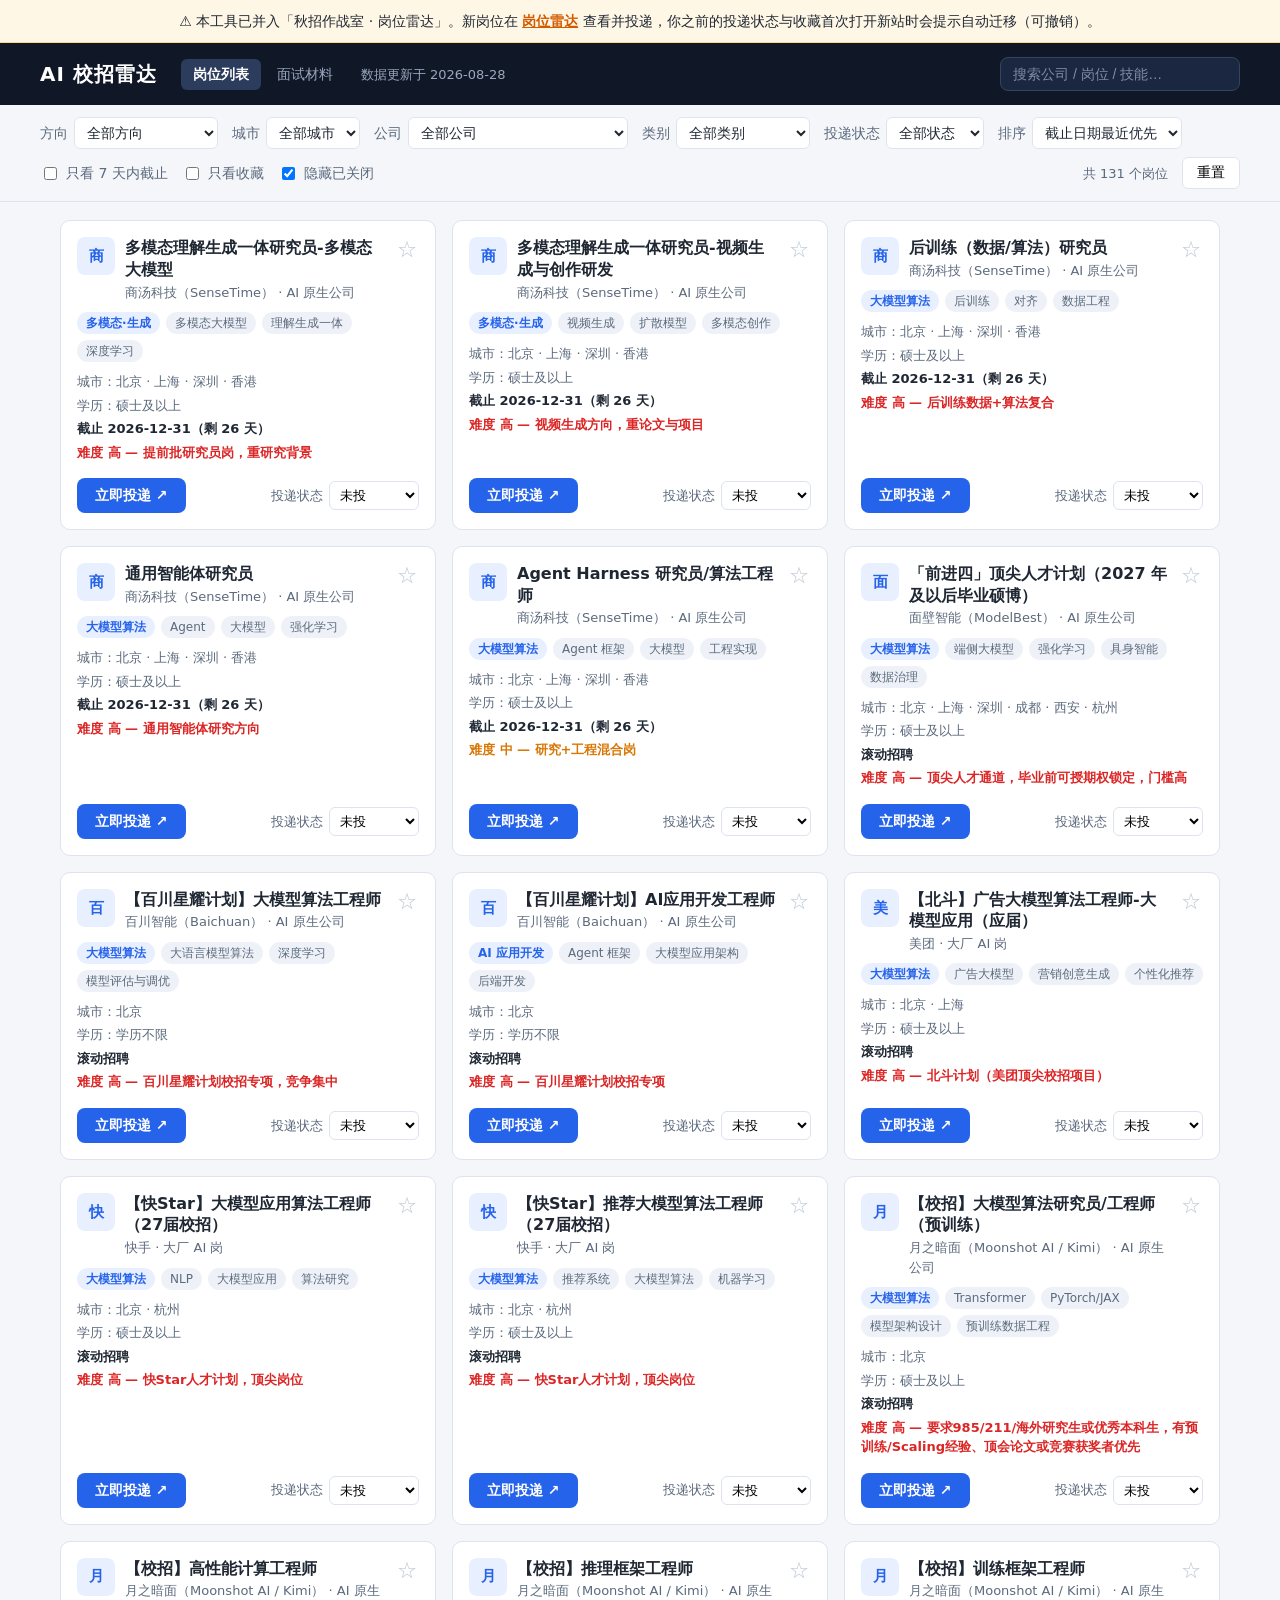
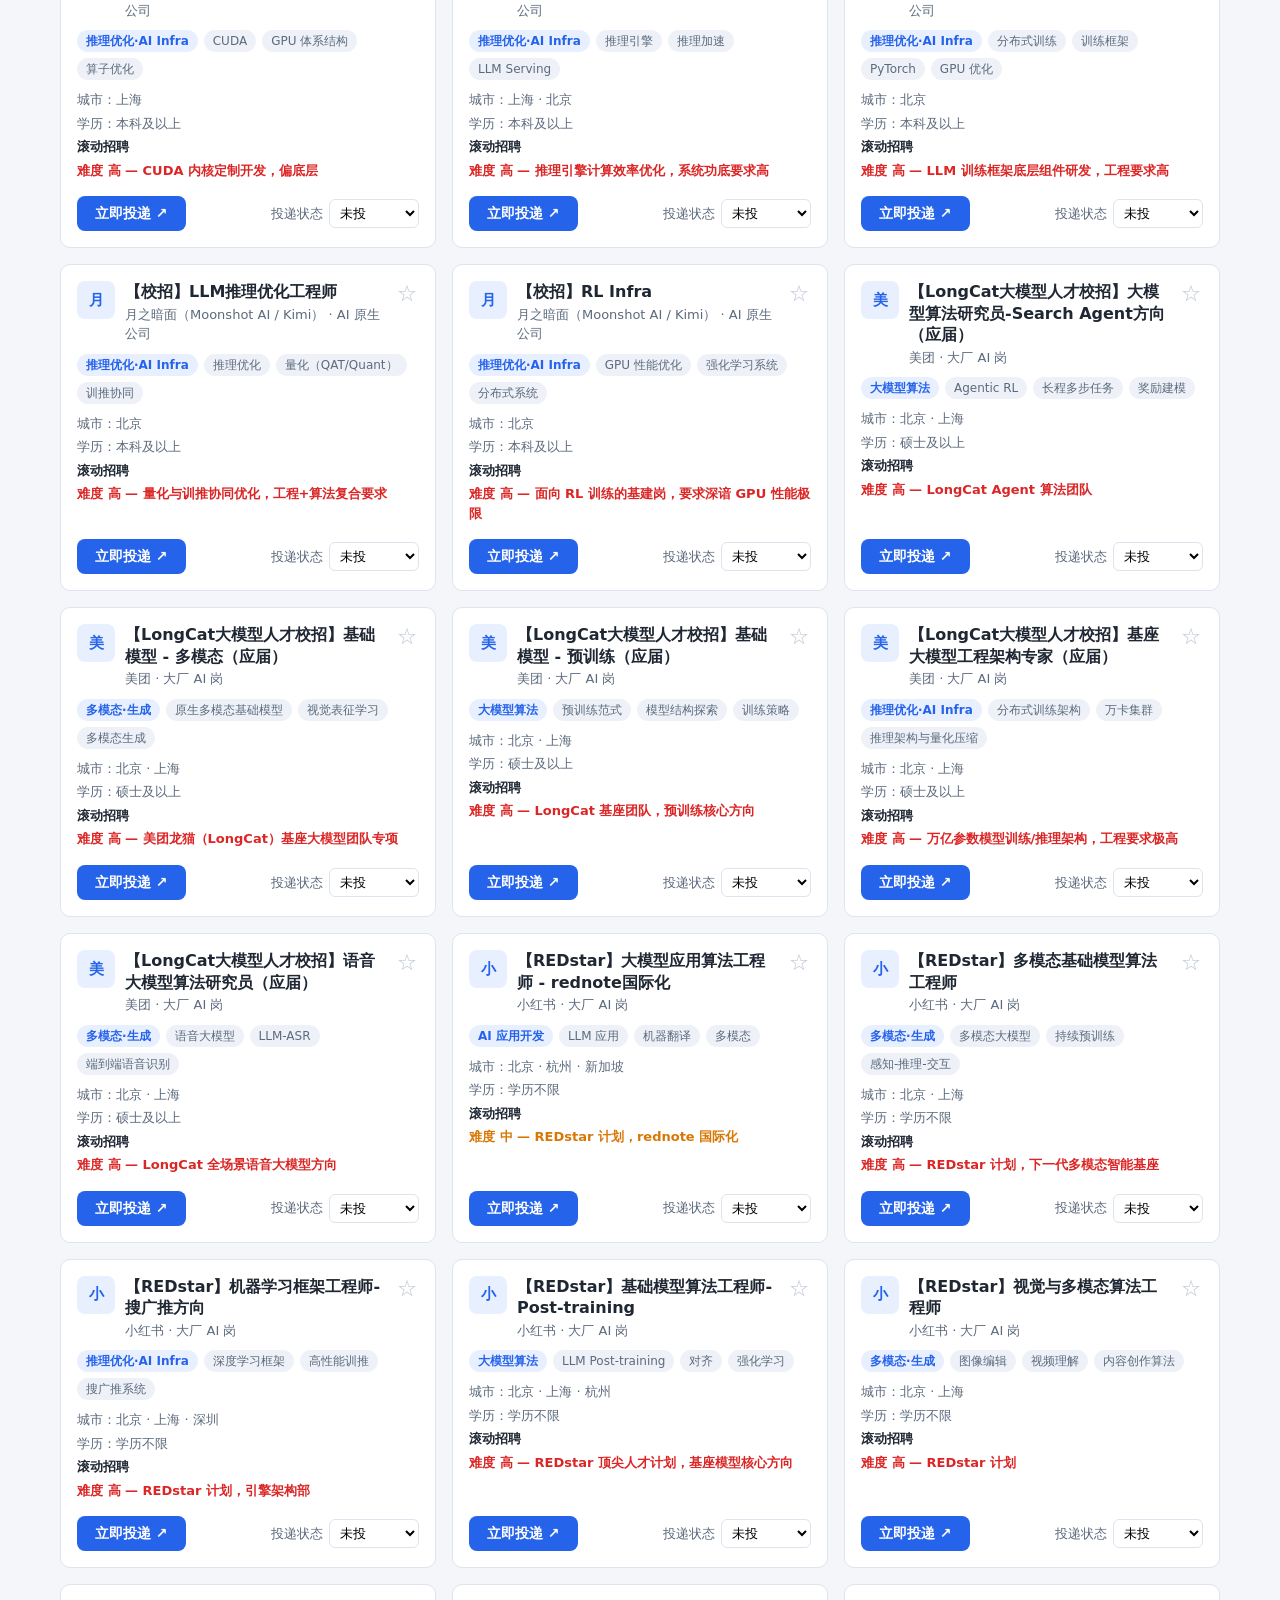
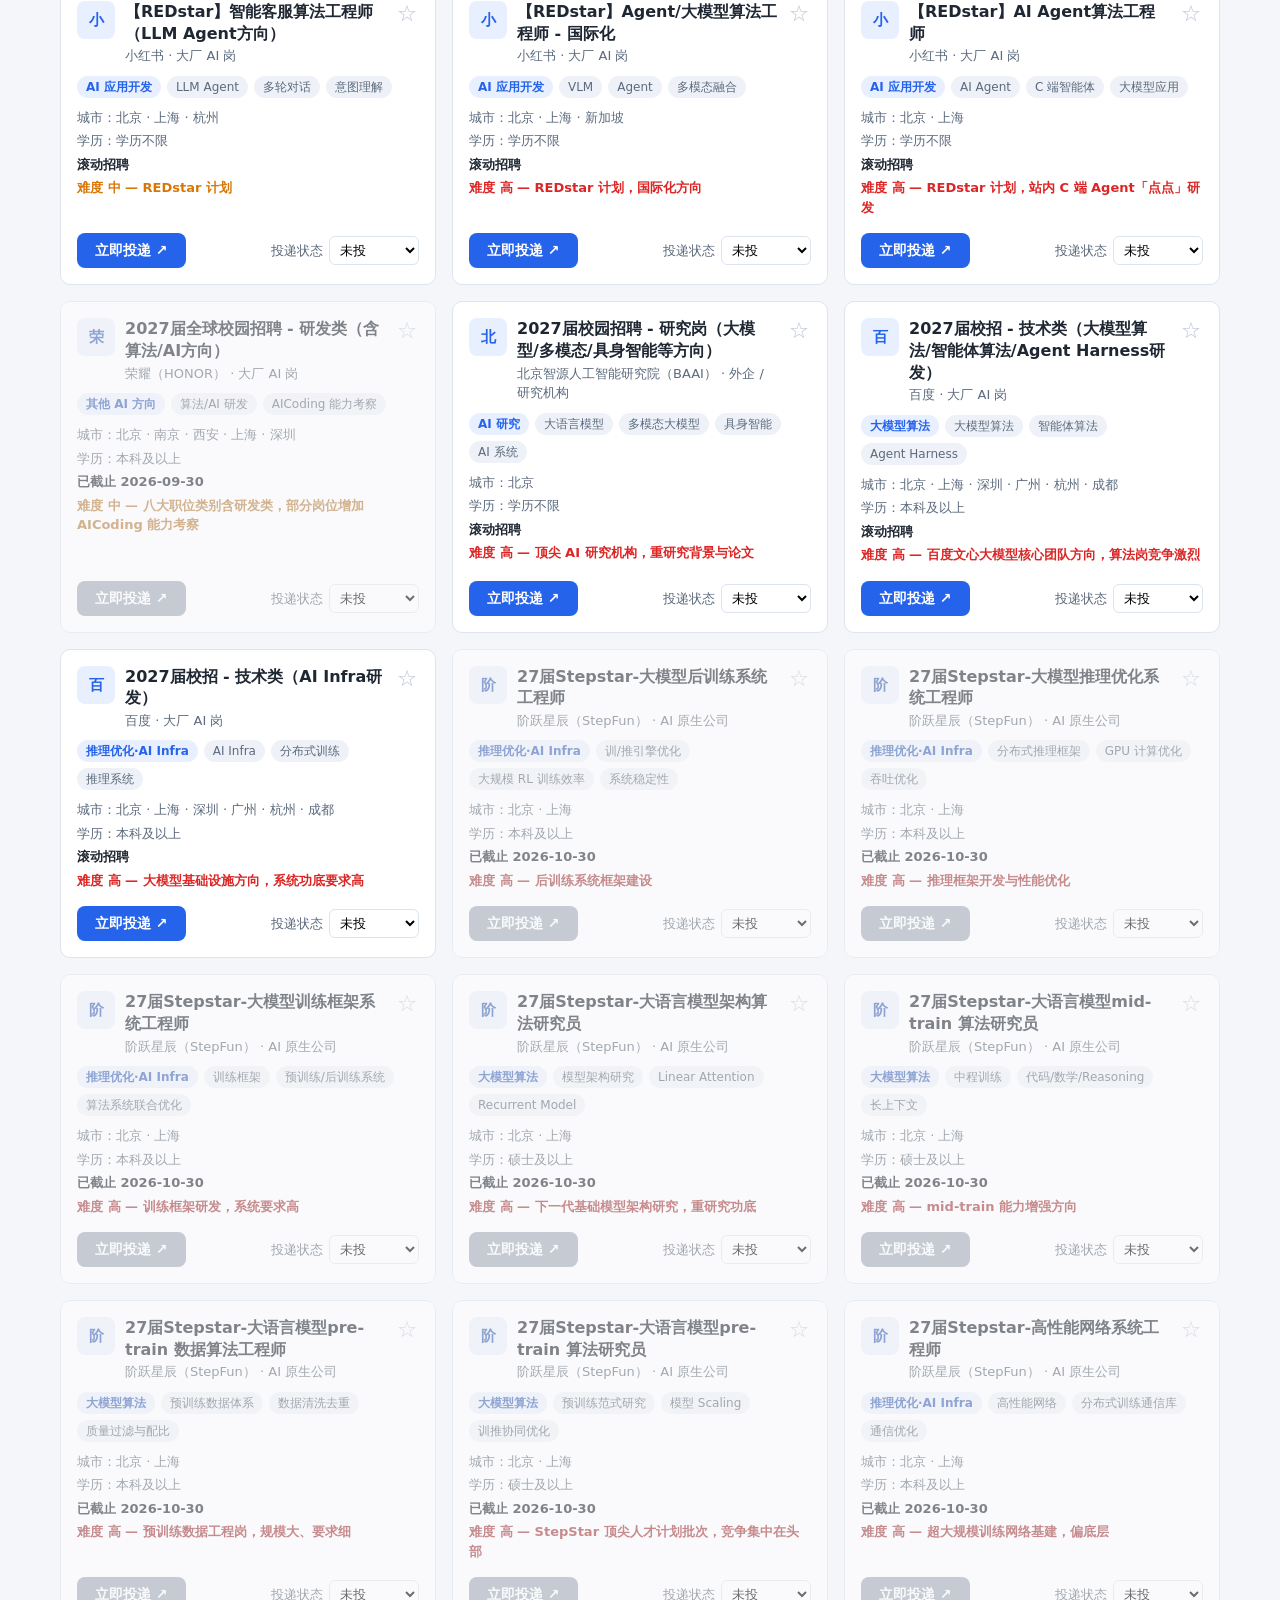
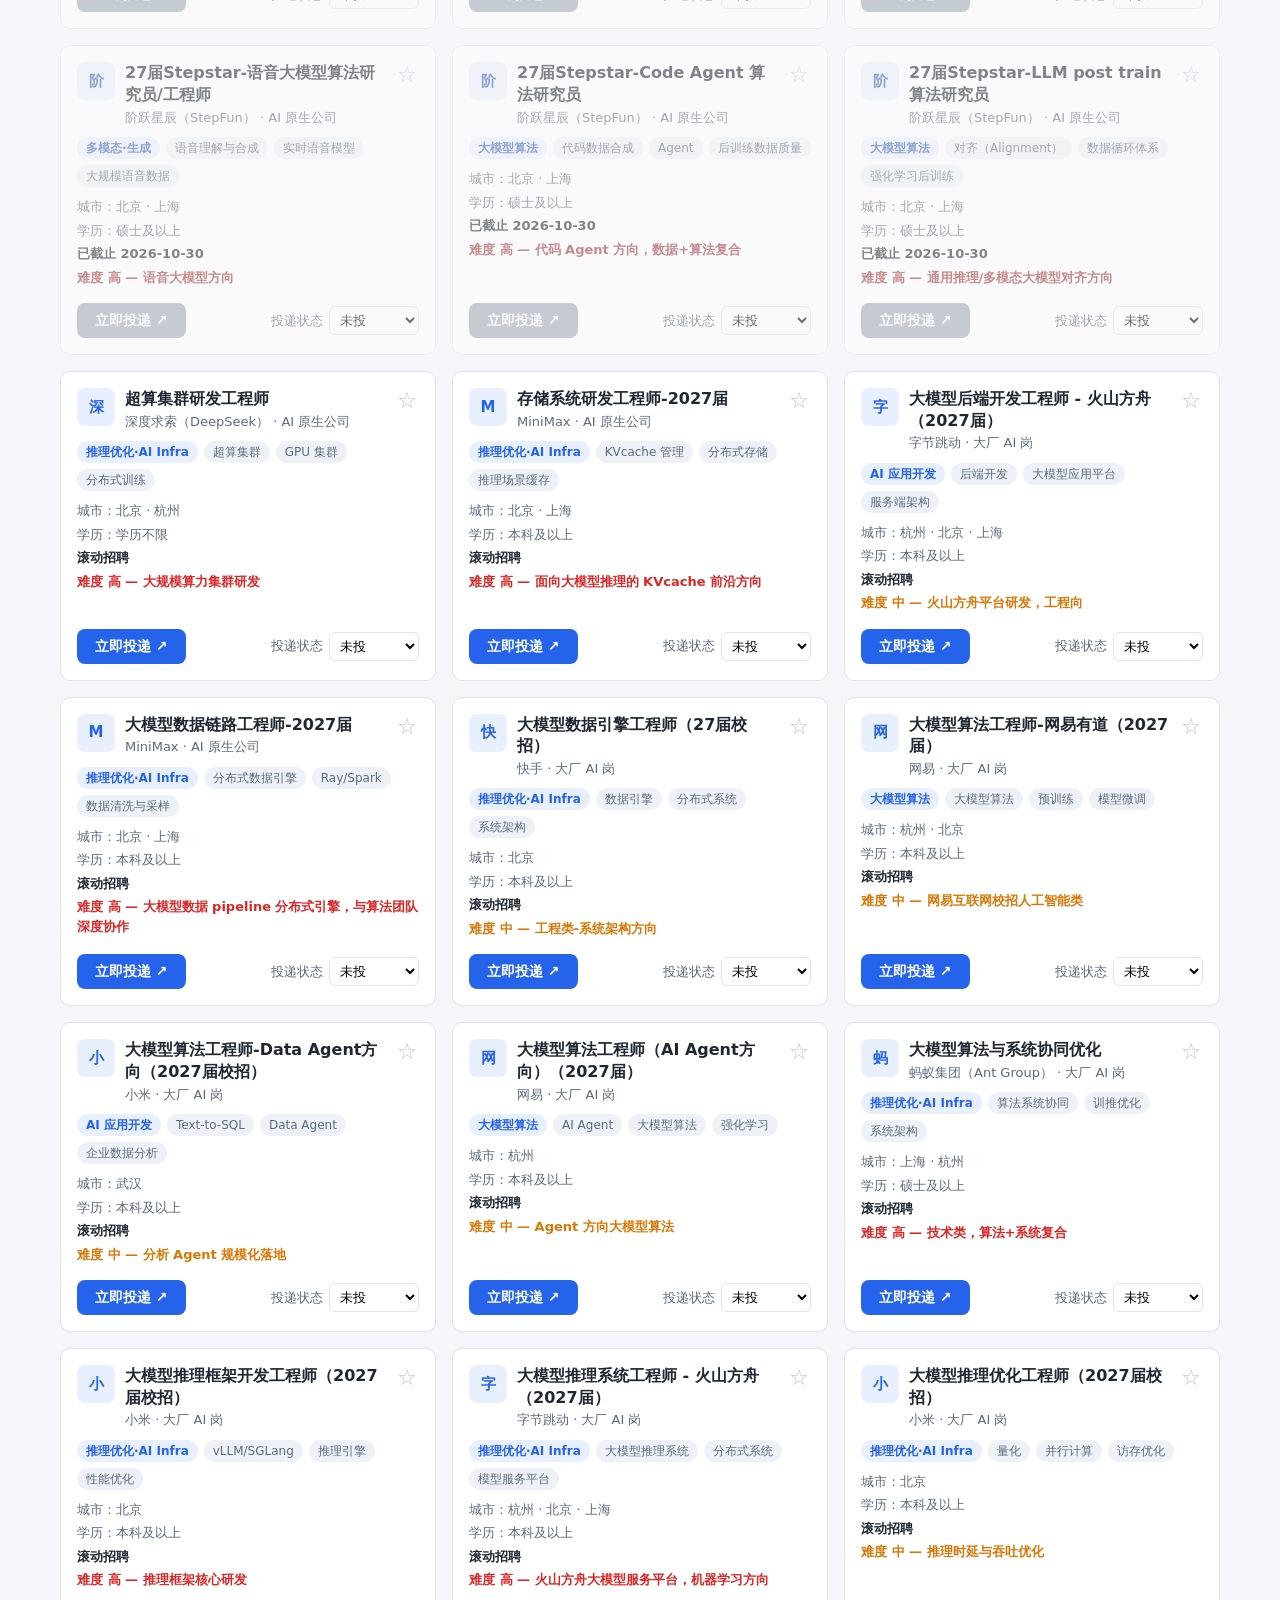
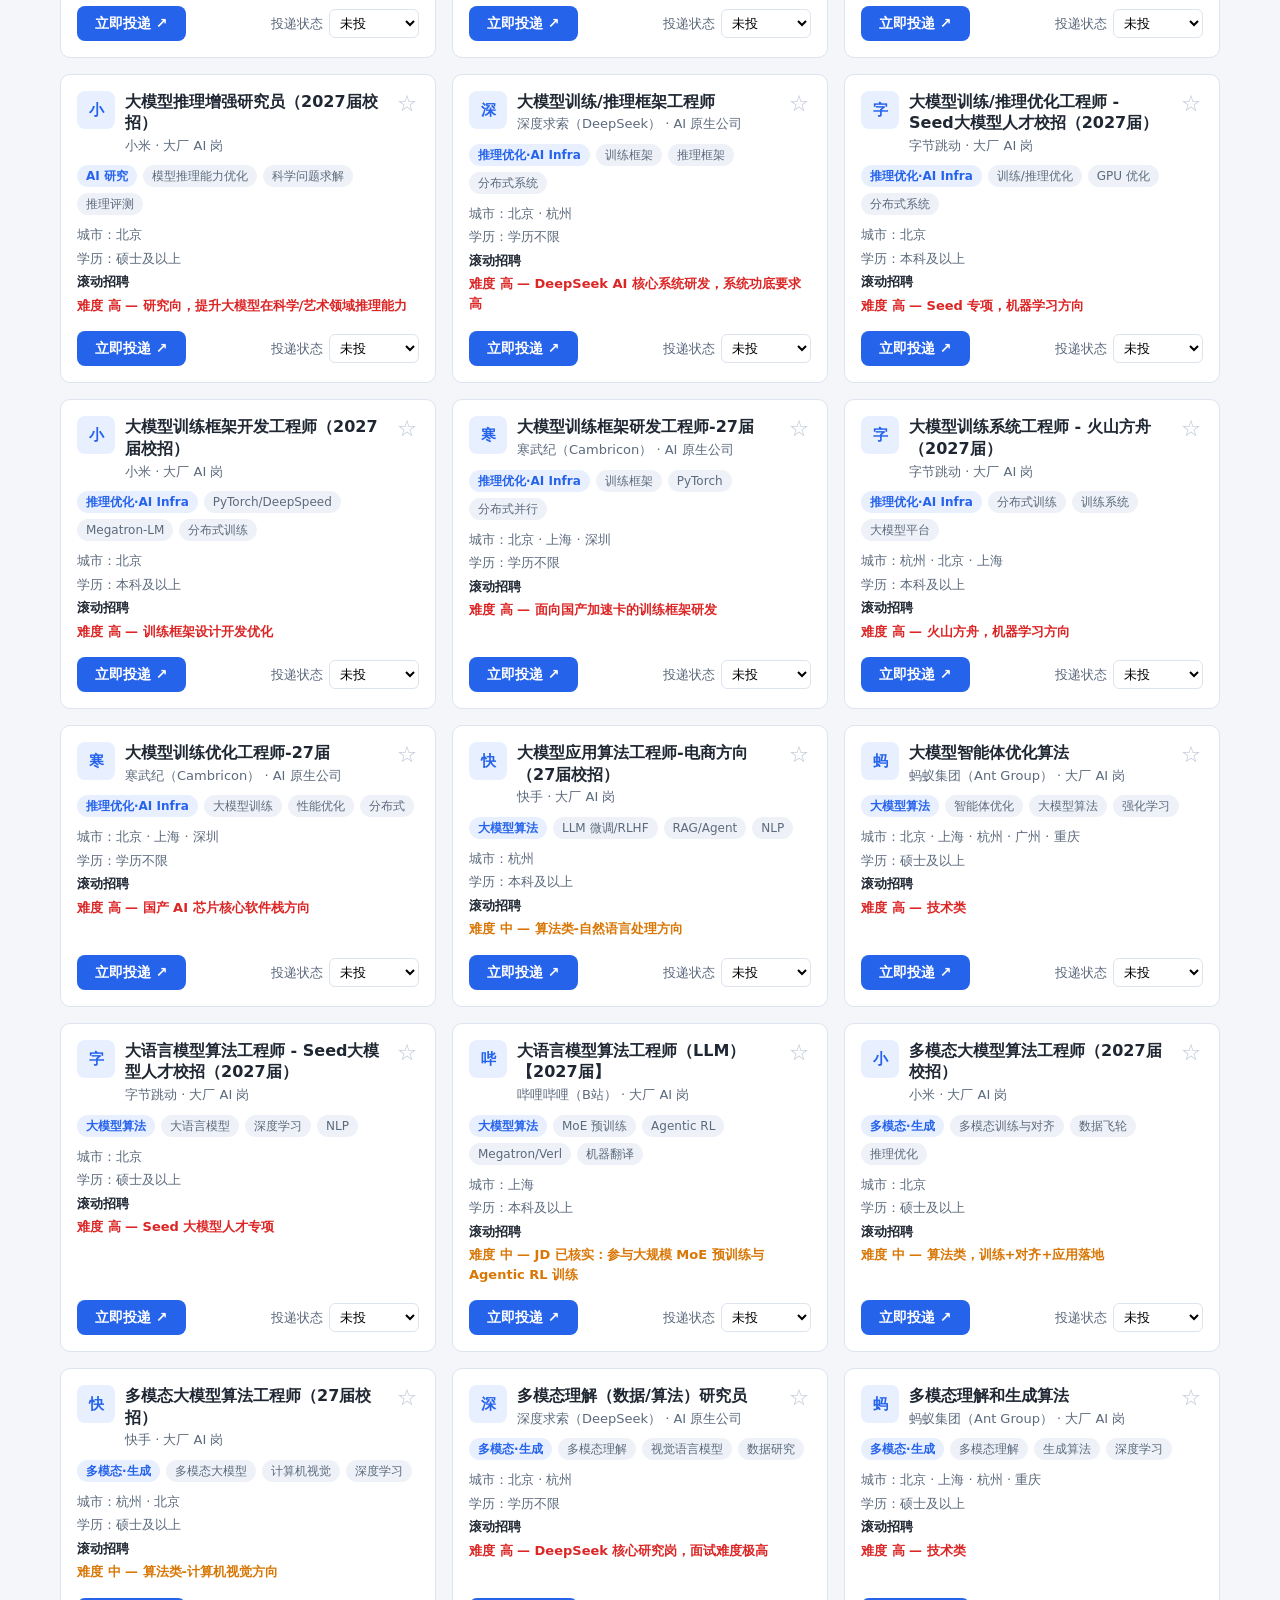
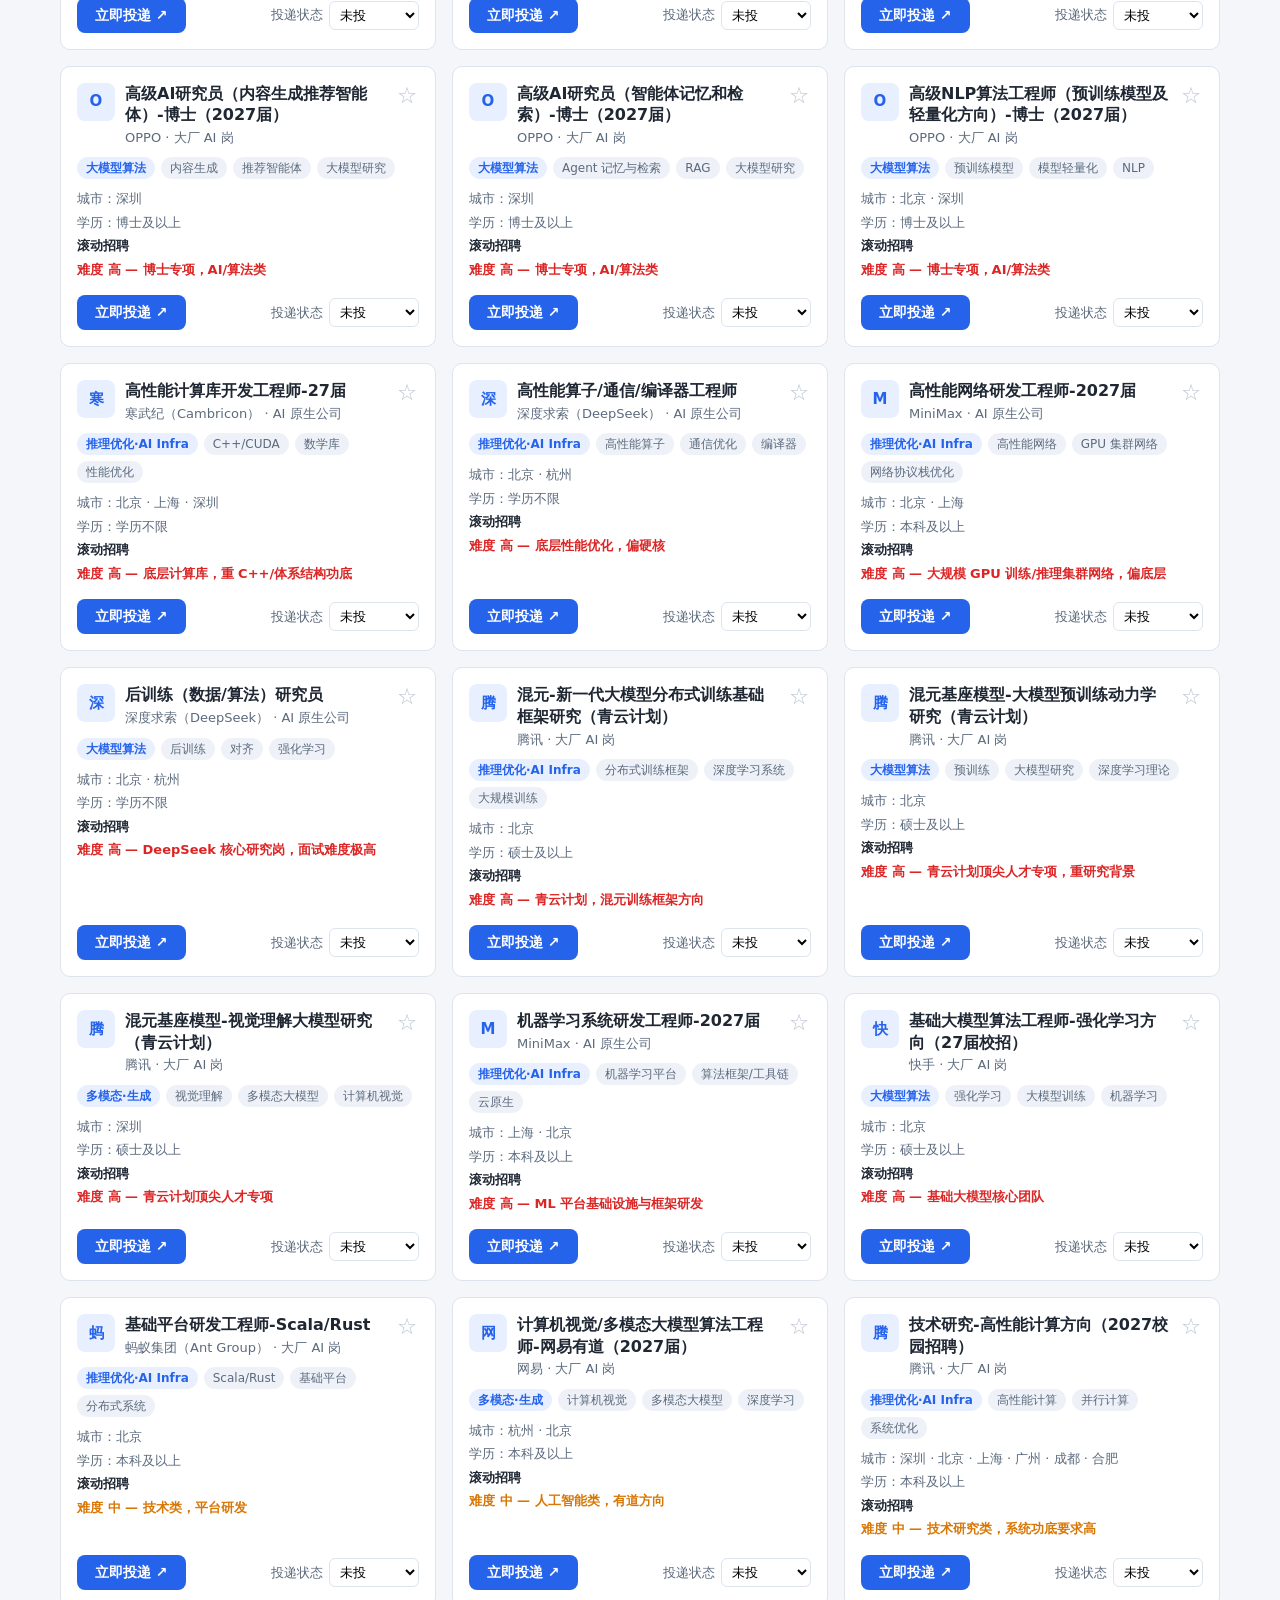
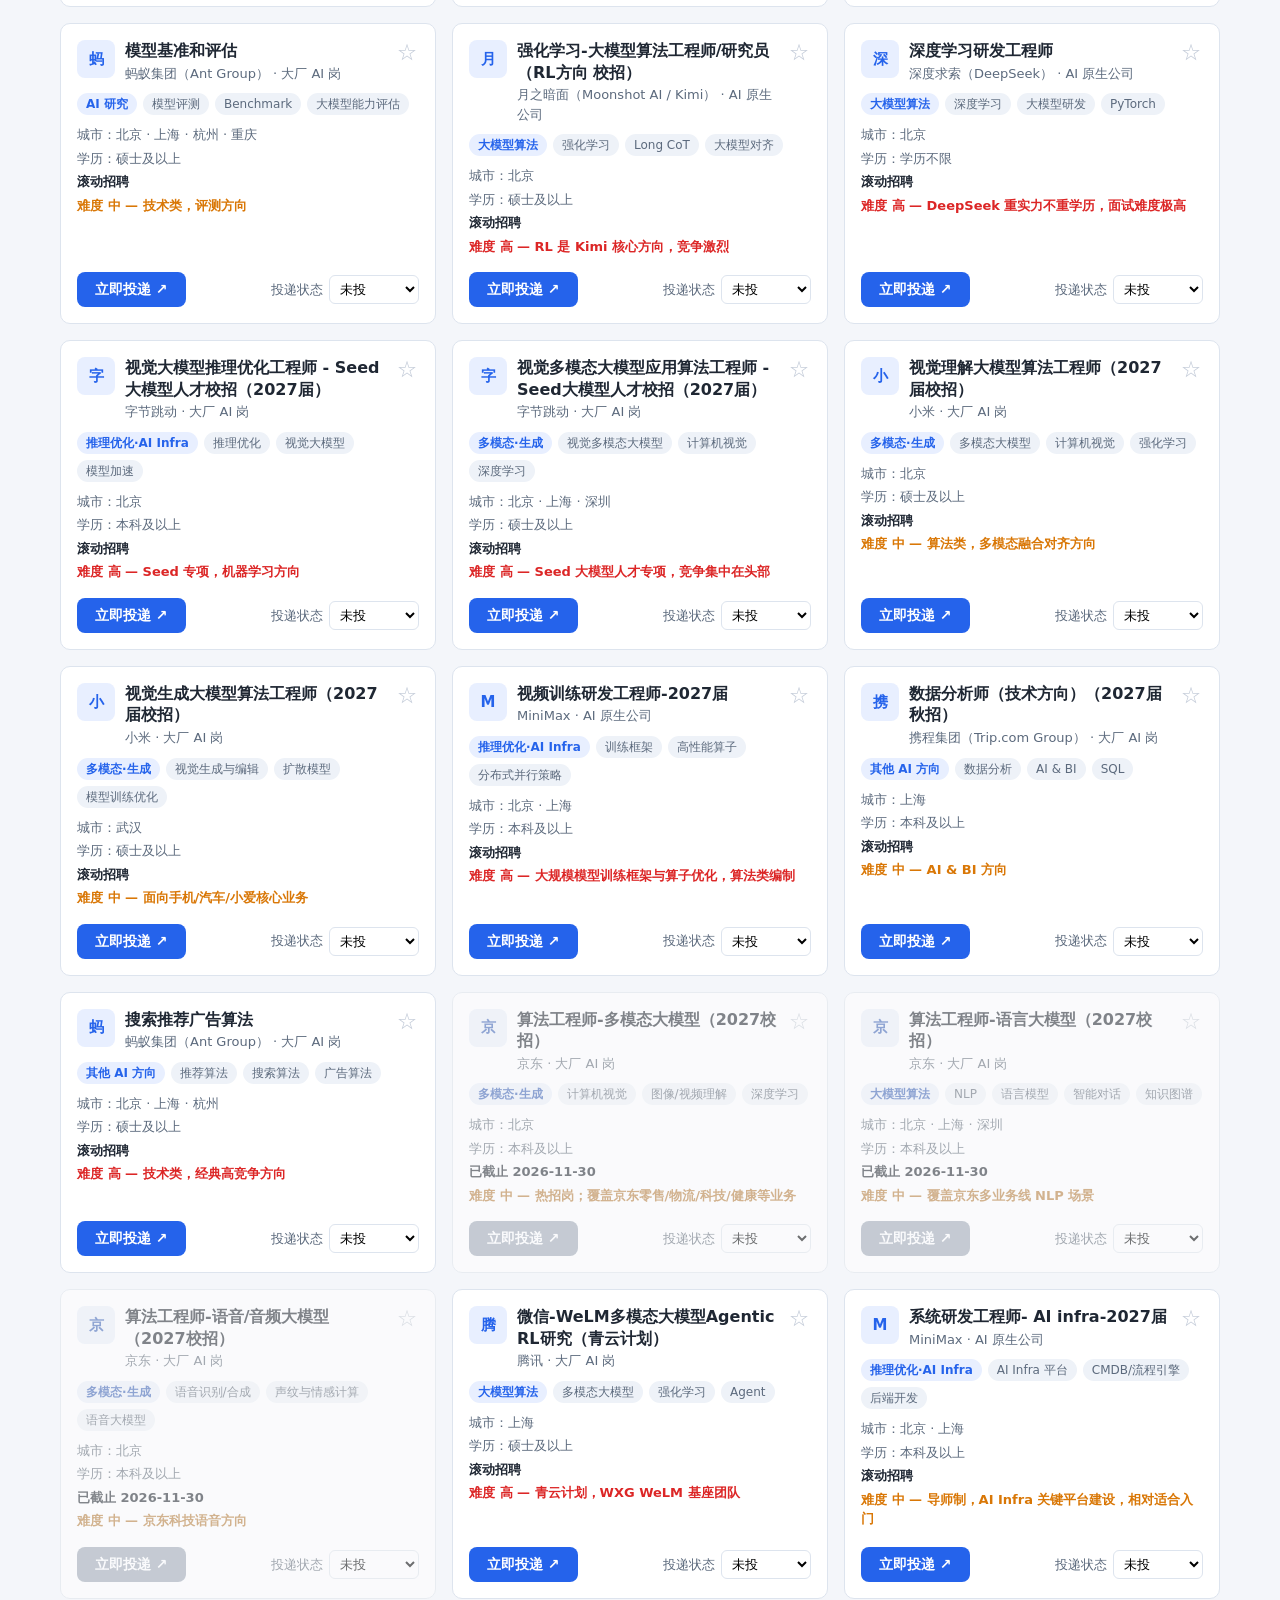
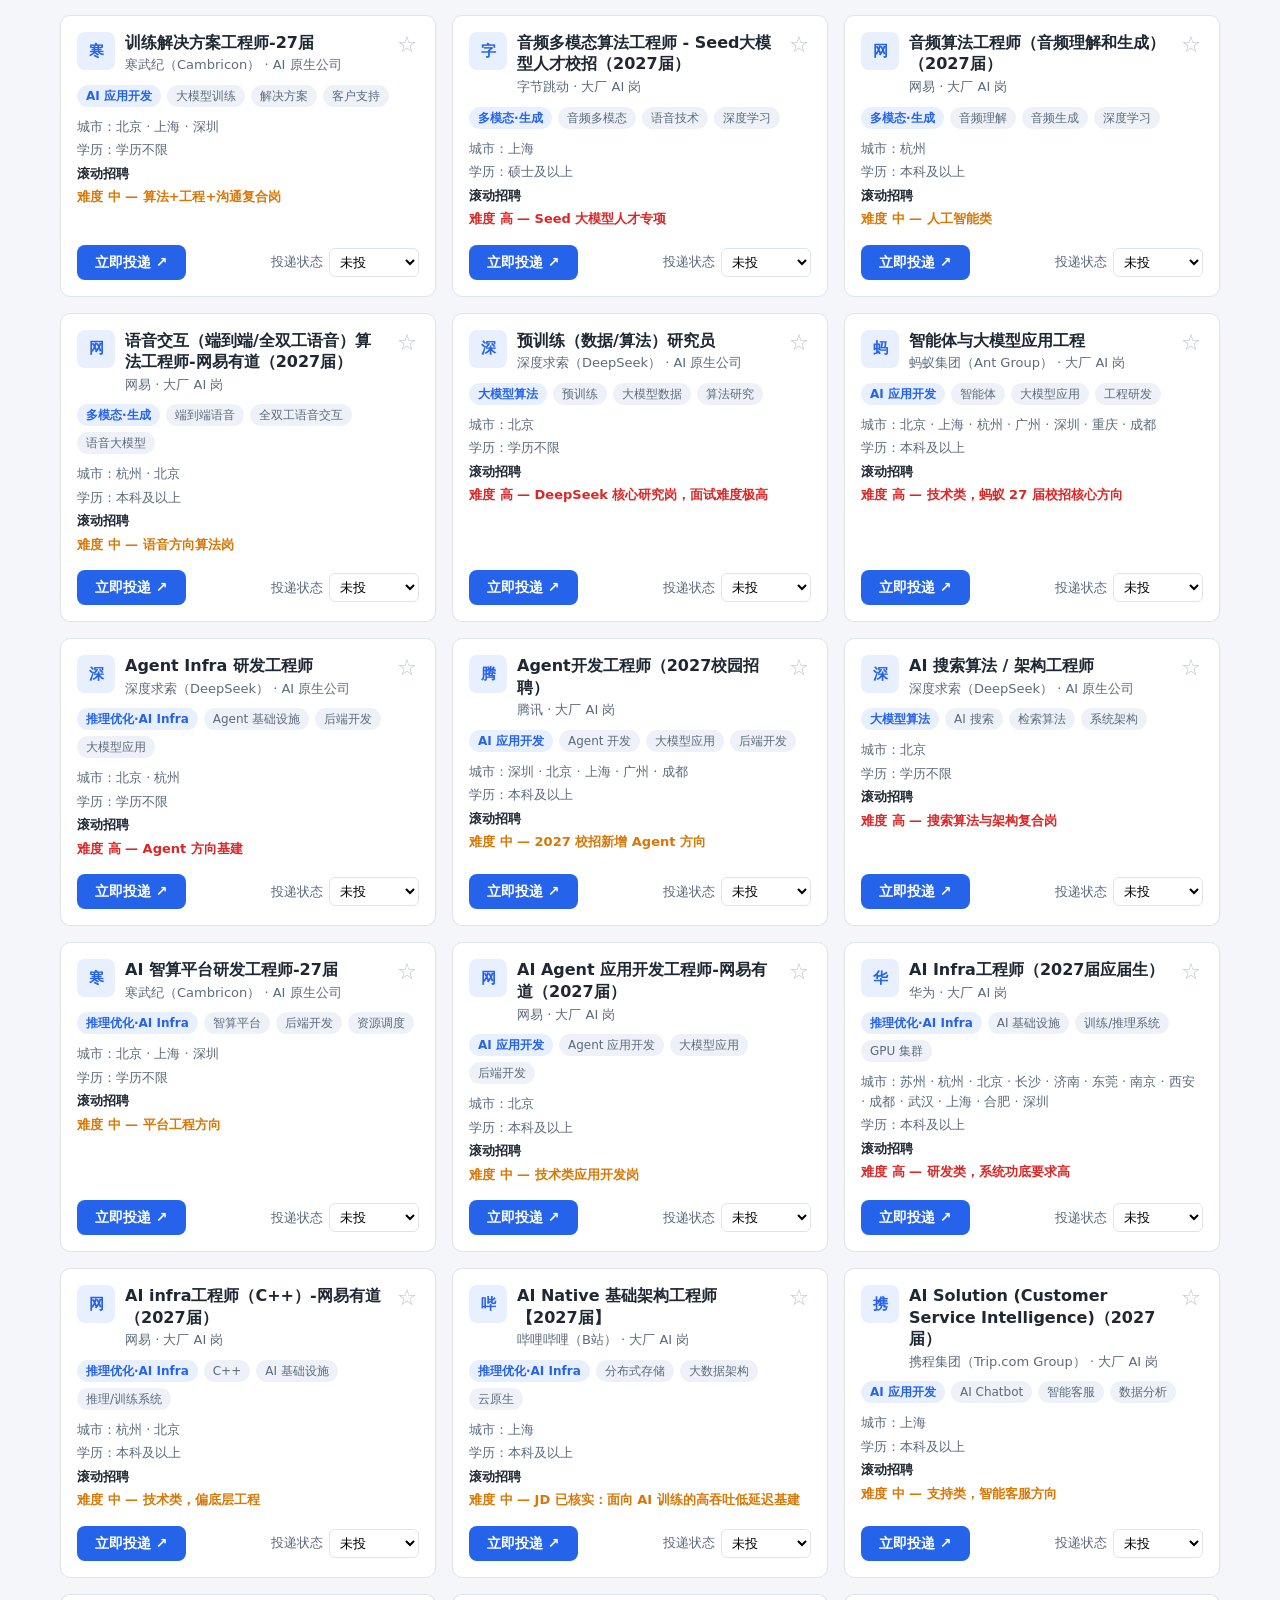
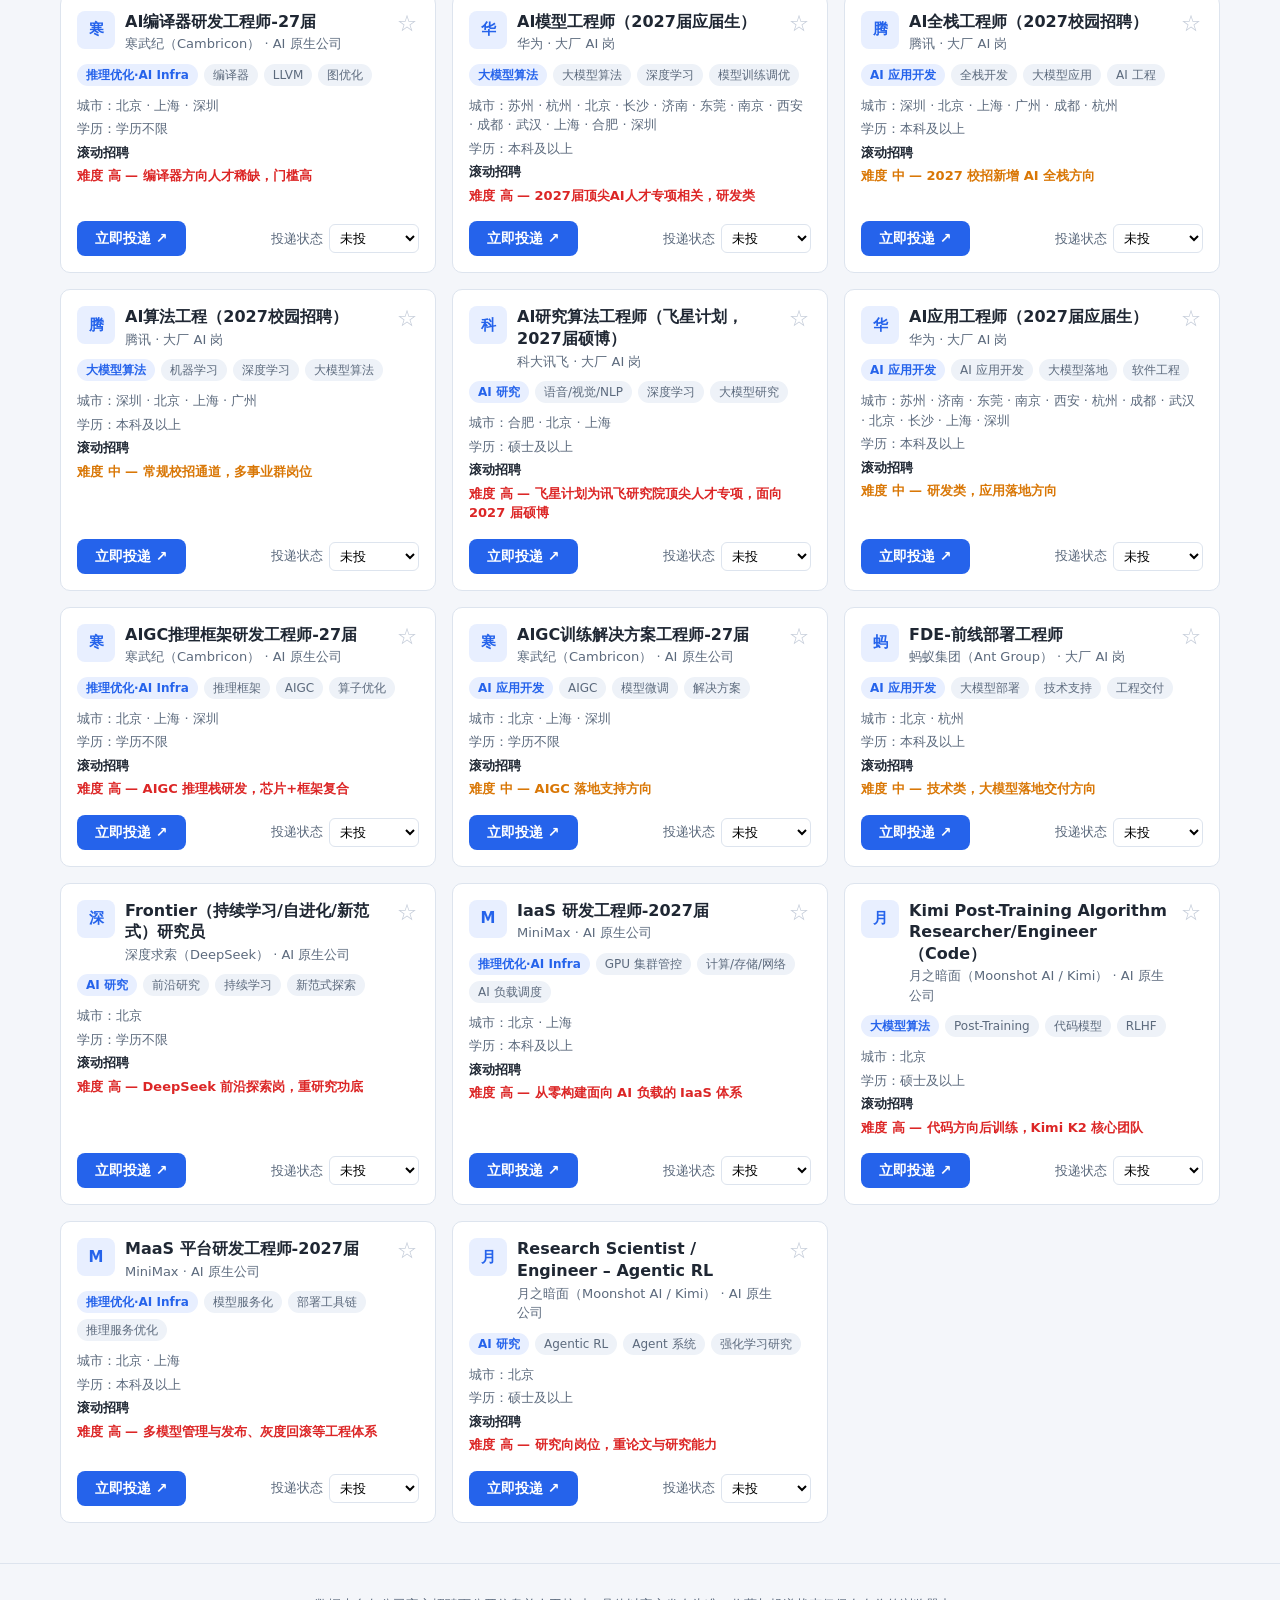
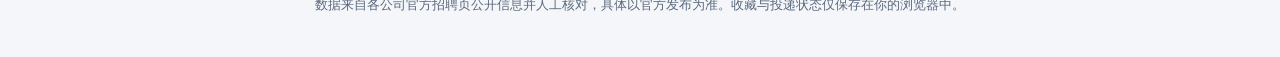
<file: index.html>
<!DOCTYPE html>
<html lang="zh-CN">
<head>
<meta charset="UTF-8">
<meta name="viewport" content="width=device-width, initial-scale=1.0">
<title>AI 校招雷达</title>
<link rel="stylesheet" href="./css/style.css">
</head>
<body>
<div style="background:#fff7e6;border-bottom:1px solid #ffd591;padding:10px 16px;text-align:center;font-size:14px;line-height:1.6">⚠️ 本工具已并入「秋招作战室 · 岗位雷达」。新岗位在 <a href="https://tanvish-chen.github.io/JobSummary/#/jobs" style="color:#d25b00;font-weight:600">岗位雷达</a> 查看并投递，你之前的投递状态与收藏首次打开新站时会提示自动迁移（可撤销）。</div>


<header class="topbar">
  <div class="topbar-inner">
    <h1 class="site-name">AI 校招雷达</h1>
    <nav class="nav-links">
      <a href="./index.html" class="active">岗位列表</a>
      <a href="./interview.html">面试材料</a>
    </nav>
    <span class="updated-at" id="updatedAt"></span>
    <input type="search" id="keywordInput" class="keyword-input"
           placeholder="搜索公司 / 岗位 / 技能…" autocomplete="off">
  </div>
</header>

<div id="warnBanner" class="warn-banner hidden"></div>

<section class="toolbar">
  <div class="toolbar-inner">
    <div class="filter-row">
      <label>方向 <select id="directionFilter"></select></label>
      <label>城市 <select id="cityFilter"></select></label>
      <label>公司 <select id="companyFilter"></select></label>
      <label>类别 <select id="groupFilter"></select></label>
      <label>投递状态 <select id="statusFilter"></select></label>
      <label>排序
        <select id="sortSelect">
          <option value="deadline">截止日期最近优先</option>
          <option value="added">录入时间最新优先</option>
          <option value="company">公司名称</option>
        </select>
      </label>
    </div>
    <div class="filter-row checks">
      <label><input type="checkbox" id="onlyUrgent"> 只看 7 天内截止</label>
      <label><input type="checkbox" id="onlyFavorites"> 只看收藏</label>
      <label><input type="checkbox" id="hideClosed" checked> 隐藏已关闭</label>
      <span class="result-count" id="resultCount"></span>
      <button type="button" id="resetBtn" class="reset-btn">重置</button>
    </div>
  </div>
</section>

<main id="jobList" class="job-list" aria-live="polite"></main>

<div id="emptyState" class="empty-state hidden">
  <p>没有符合条件的岗位</p>
  <button type="button" id="emptyResetBtn" class="reset-btn">重置筛选</button>
</div>

<div id="guidePanel" class="guide-panel hidden">
  <h2>无法加载数据</h2>
  <p id="guideReason"></p>
  <p>请在项目目录运行下面的命令启动本地服务：</p>
  <pre>py -m http.server 8000</pre>
  <p>然后在浏览器打开 <code>http://localhost:8000</code></p>
</div>

<footer class="footer">
  <p>数据来自各公司官方招聘页公开信息并人工核对，具体以官方发布为准。收藏与投递状态仅保存在你的浏览器中。</p>
</footer>

<script src="./js/config.js"></script>
<script src="./js/store.js"></script>
<script src="./js/data.js"></script>
<script src="./js/app.js"></script>
</body>
</html>
</file>
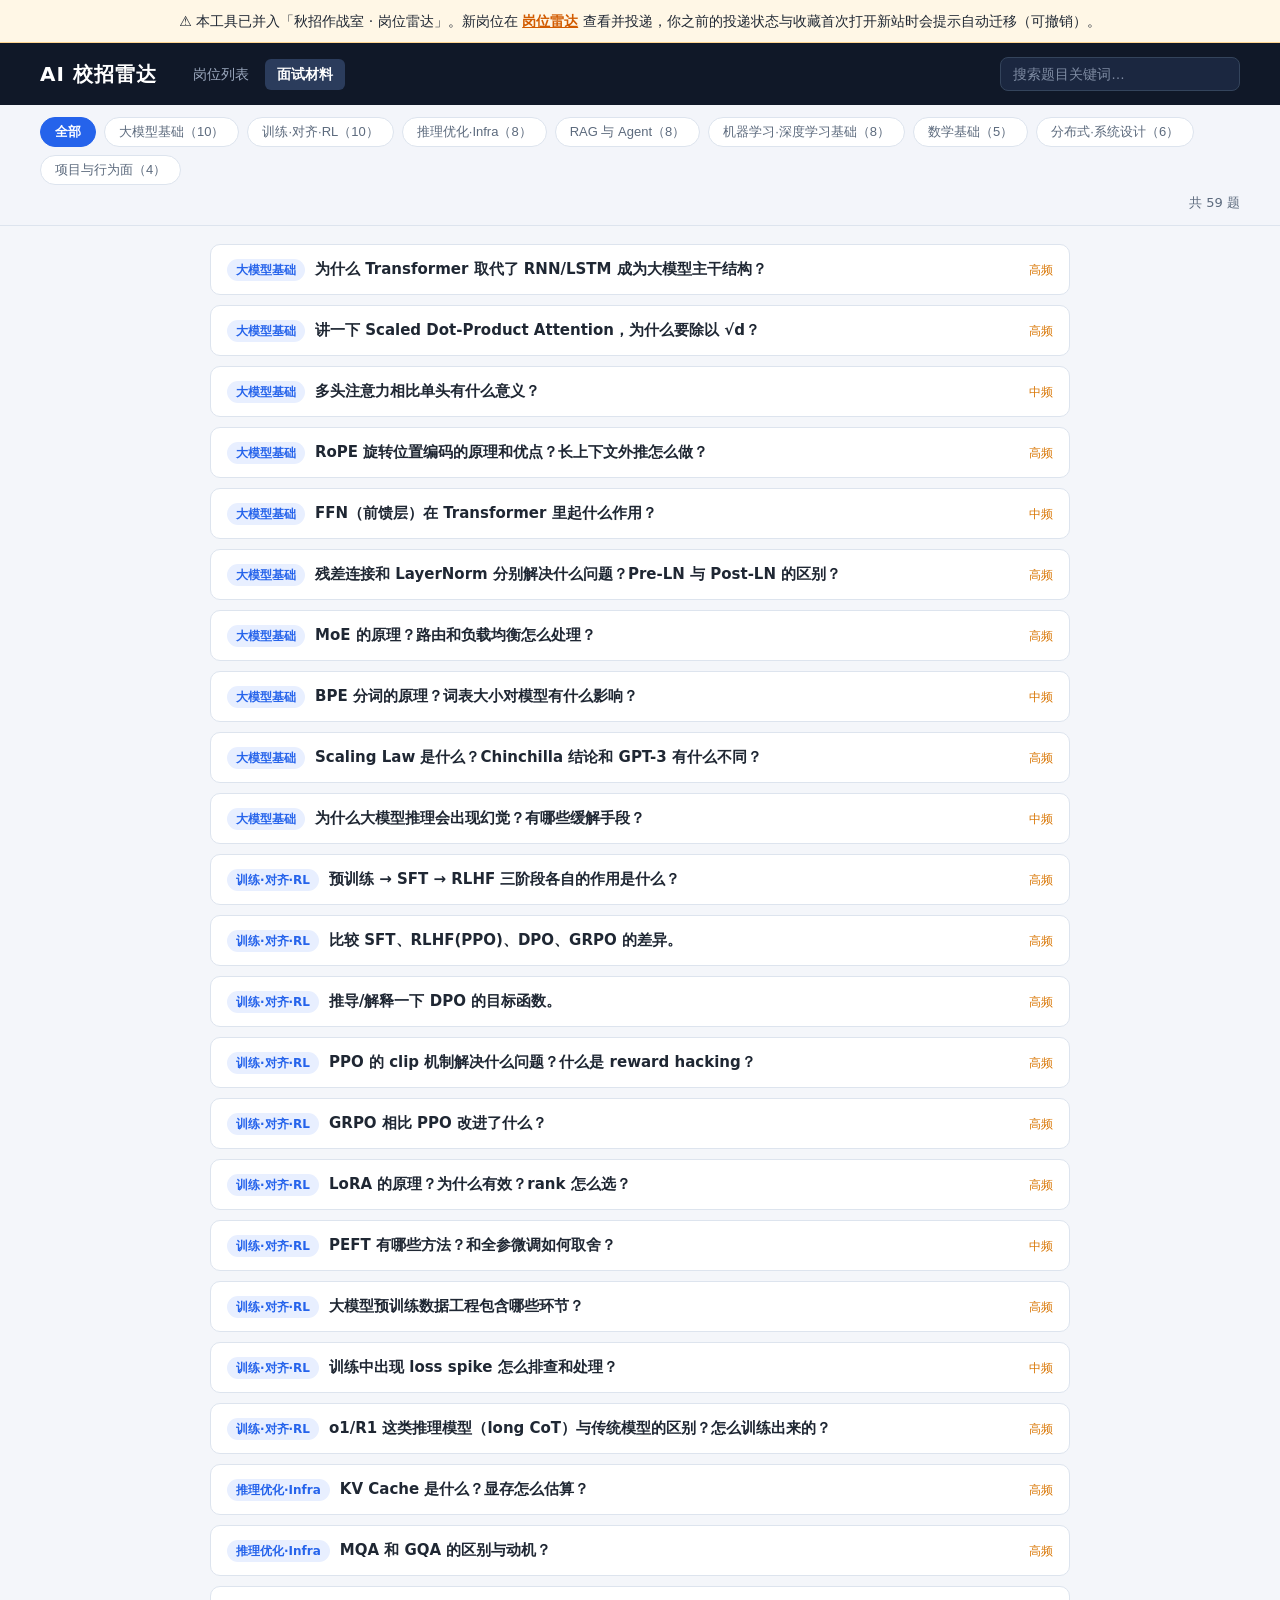
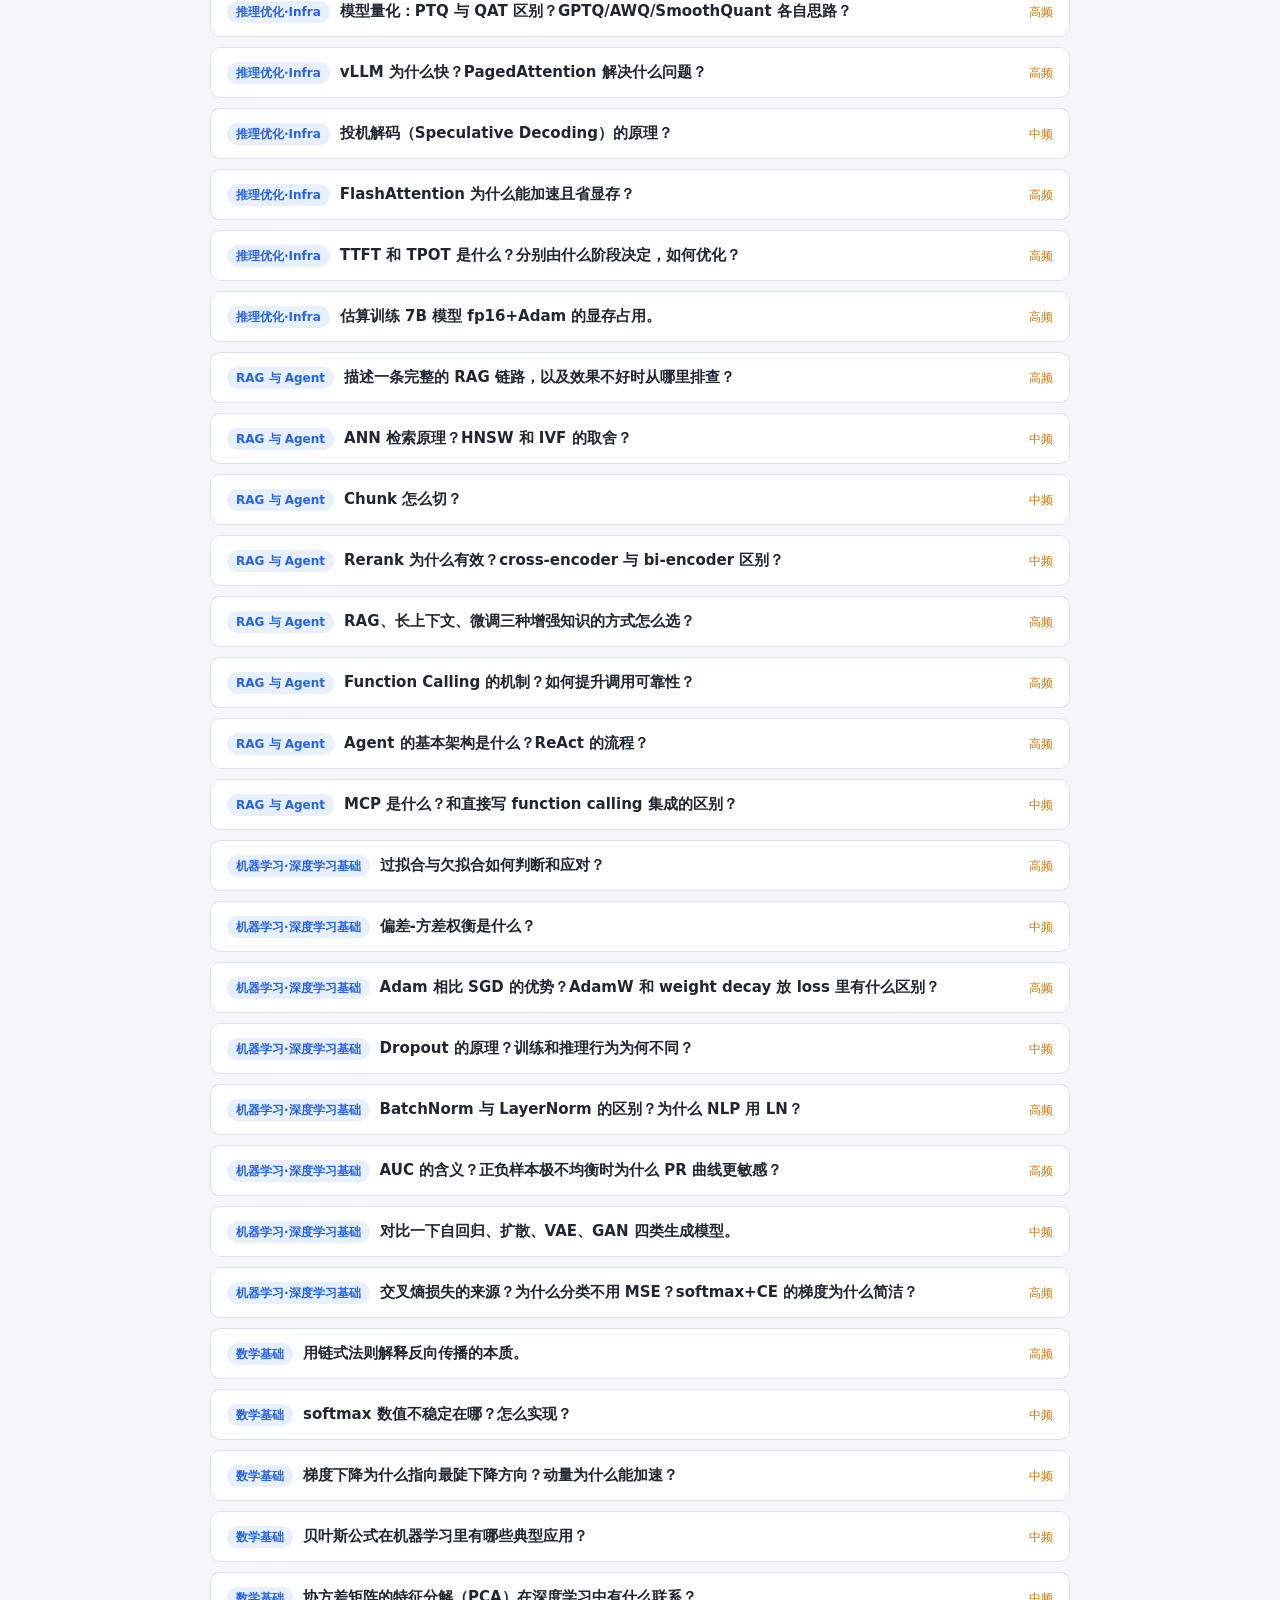
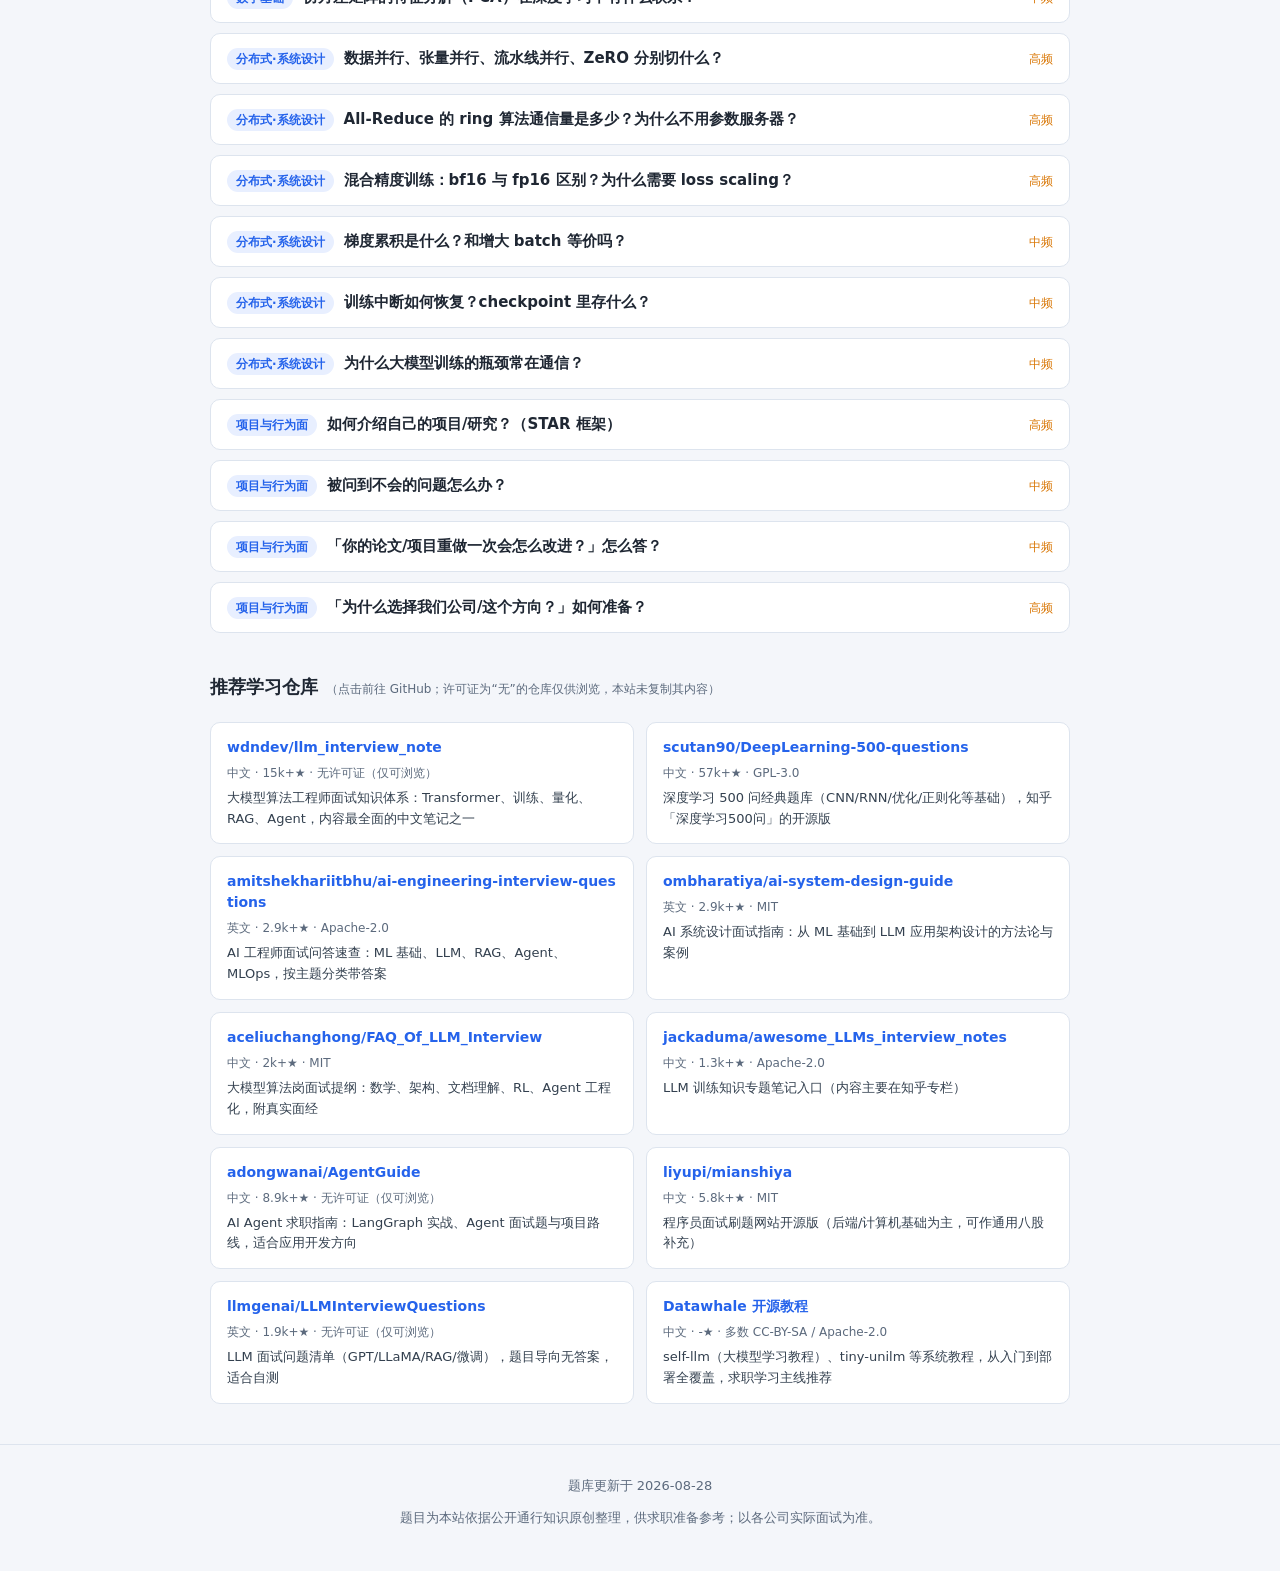
<file: interview.html>
<!DOCTYPE html>
<html lang="zh-CN">
<head>
<meta charset="UTF-8">
<meta name="viewport" content="width=device-width, initial-scale=1.0">
<title>面试八股 - AI 校招雷达</title>
<link rel="stylesheet" href="./css/style.css">
</head>
<body>
<div style="background:#fff7e6;border-bottom:1px solid #ffd591;padding:10px 16px;text-align:center;font-size:14px;line-height:1.6">⚠️ 本工具已并入「秋招作战室 · 岗位雷达」。新岗位在 <a href="https://tanvish-chen.github.io/JobSummary/#/jobs" style="color:#d25b00;font-weight:600">岗位雷达</a> 查看并投递，你之前的投递状态与收藏首次打开新站时会提示自动迁移（可撤销）。</div>


<header class="topbar">
  <div class="topbar-inner">
    <h1 class="site-name">AI 校招雷达</h1>
    <nav class="nav-links">
      <a href="./index.html">岗位列表</a>
      <a href="./interview.html" class="active">面试材料</a>
    </nav>
    <input type="search" id="qaKeywordInput" class="keyword-input"
           placeholder="搜索题目关键词…" autocomplete="off">
  </div>
</header>

<section class="qa-toolbar">
  <div class="toolbar-inner">
    <div class="cat-chips" id="catChips"></div>
    <span class="result-count" id="qaCount"></span>
  </div>
</section>

<main id="qaList" class="qa-list"></main>

<div id="qaEmpty" class="empty-state hidden">
  <p>没有匹配的题目</p>
</div>

<section class="resources">
  <div class="toolbar-inner">
    <h2>推荐学习仓库<span class="res-hint">（点击前往 GitHub；许可证为“无”的仓库仅供浏览，本站未复制其内容）</span></h2>
    <div class="res-grid" id="resGrid"></div>
  </div>
</section>

<footer class="footer">
  <p id="resUpdatedAt"></p>
  <p>题目为本站依据公开通行知识原创整理，供求职准备参考；以各公司实际面试为准。</p>
</footer>

<script src="./js/interview.js"></script>
</body>
</html>
</file>
<file: css/style.css>
:root {
  --bg: #f4f6fa;
  --card-bg: #ffffff;
  --text: #1f2733;
  --text-dim: #5c6a7d;
  --border: #dde4ee;
  --accent: #2563eb;
  --urgent: #dc2626;
  --warn-bg: #fff3cd;
  --warn-text: #7a5b00;
  --radius: 10px;
}

* { box-sizing: border-box; }

body {
  margin: 0;
  background: var(--bg);
  color: var(--text);
  font-family: "PingFang SC", "Microsoft YaHei", "Segoe UI", system-ui, sans-serif;
  font-size: 15px;
  line-height: 1.5;
}

.hidden { display: none !important; }

/* ---------- 顶栏 ---------- */
.topbar {
  background: #101828;
  color: #fff;
  padding: 14px 20px;
}
.topbar-inner {
  max-width: 1200px;
  margin: 0 auto;
  display: flex;
  align-items: center;
  gap: 16px;
  flex-wrap: wrap;
}
.site-name {
  margin: 0;
  font-size: 20px;
  letter-spacing: 1px;
}
.updated-at {
  color: #9aa7bd;
  font-size: 13px;
}
.keyword-input {
  margin-left: auto;
  min-width: 240px;
  padding: 8px 12px;
  border: 1px solid #34445c;
  border-radius: 8px;
  background: #1b2740;
  color: #fff;
  font-size: 14px;
}
.keyword-input::placeholder { color: #7f8ca3; }
.keyword-input:focus {
  outline: 2px solid var(--accent);
  outline-offset: 0;
}

/* ---------- 告警横幅 ---------- */
.warn-banner {
  max-width: 1200px;
  margin: 12px auto 0;
  padding: 10px 16px;
  background: var(--warn-bg);
  color: var(--warn-text);
  border: 1px solid #ecd68a;
  border-radius: var(--radius);
  font-size: 14px;
}

/* ---------- 筛选工具条 ---------- */
.toolbar {
  position: sticky;
  top: 0;
  z-index: 10;
  background: rgba(244, 246, 250, 0.95);
  backdrop-filter: blur(6px);
  border-bottom: 1px solid var(--border);
  padding: 12px 20px;
}
.toolbar-inner {
  max-width: 1200px;
  margin: 0 auto;
  display: flex;
  flex-direction: column;
  gap: 8px;
}
.filter-row {
  display: flex;
  align-items: center;
  gap: 14px;
  flex-wrap: wrap;
  font-size: 14px;
  color: var(--text-dim);
}
.filter-row label {
  display: flex;
  align-items: center;
  gap: 6px;
  white-space: nowrap;
}
.filter-row select {
  padding: 6px 8px;
  border: 1px solid var(--border);
  border-radius: 6px;
  background: #fff;
  font-size: 14px;
  color: var(--text);
  max-width: 220px;
}
.filter-row.checks { font-size: 14px; }
.result-count {
  margin-left: auto;
  color: var(--text-dim);
  font-size: 13px;
}
.reset-btn {
  padding: 6px 14px;
  border: 1px solid var(--border);
  border-radius: 6px;
  background: #fff;
  cursor: pointer;
  font-size: 14px;
}
.reset-btn:hover { border-color: var(--accent); color: var(--accent); }

/* ---------- 岗位列表 ---------- */
.job-list {
  max-width: 1200px;
  margin: 18px auto 40px;
  padding: 0 20px;
  display: grid;
  grid-template-columns: repeat(auto-fill, minmax(340px, 1fr));
  gap: 16px;
}

.job-card {
  background: var(--card-bg);
  border: 1px solid var(--border);
  border-radius: var(--radius);
  padding: 16px;
  display: flex;
  flex-direction: column;
  gap: 10px;
  transition: box-shadow 0.15s ease;
}
.job-card:hover { box-shadow: 0 4px 16px rgba(16, 24, 40, 0.08); }
.job-card.urgent { border-left: 4px solid var(--urgent); }
.job-card.closed { opacity: 0.55; filter: grayscale(0.4); }

.job-head {
  display: flex;
  align-items: flex-start;
  gap: 10px;
}
.company-badge {
  flex: none;
  width: 38px;
  height: 38px;
  border-radius: 8px;
  background: #e8efff;
  color: var(--accent);
  font-weight: 700;
  display: flex;
  align-items: center;
  justify-content: center;
}
.job-title-line { min-width: 0; flex: 1; }
.job-title-line h3 {
  margin: 0;
  font-size: 16px;
  line-height: 1.35;
  overflow-wrap: break-word;
}
.job-company {
  color: var(--text-dim);
  font-size: 13px;
  margin-top: 2px;
}
.urgent-tag {
  flex: none;
  background: #fee2e2;
  color: var(--urgent);
  font-size: 12px;
  font-weight: 600;
  border-radius: 999px;
  padding: 2px 10px;
  align-self: center;
}
.fav-btn {
  flex: none;
  border: none;
  background: none;
  font-size: 20px;
  color: #c3cbd8;
  cursor: pointer;
  padding: 2px;
  line-height: 1;
}
.fav-btn.active { color: #f59e0b; }
.fav-btn:hover { color: #f59e0b; }

.job-tags { display: flex; flex-wrap: wrap; gap: 6px; }
.tag {
  font-size: 12px;
  padding: 2px 9px;
  border-radius: 999px;
  background: #eef2f8;
  color: var(--text-dim);
}
.tag.direction {
  background: #e8efff;
  color: var(--accent);
  font-weight: 600;
}

.job-meta {
  display: flex;
  flex-direction: column;
  gap: 4px;
  font-size: 13px;
  color: var(--text-dim);
}
.deadline-text { font-weight: 600; color: var(--text); }
.job-card.urgent .deadline-text { color: var(--urgent); }

.difficulty { font-weight: 600; }
.difficulty-high { color: var(--urgent); }
.difficulty-mid { color: #d97706; }
.difficulty-low { color: #16a34a; }

.job-actions {
  display: flex;
  align-items: center;
  gap: 12px;
  margin-top: auto;
  padding-top: 6px;
}
.apply-btn {
  display: inline-block;
  padding: 7px 18px;
  border-radius: 8px;
  background: var(--accent);
  color: #fff;
  text-decoration: none;
  font-size: 14px;
  font-weight: 600;
}
.apply-btn:hover { background: #1d4fd8; }
.job-card.closed .apply-btn { pointer-events: none; background: #9aa7bd; }
.status-label {
  margin-left: auto;
  font-size: 13px;
  color: var(--text-dim);
  display: flex;
  align-items: center;
  gap: 6px;
}
.status-select {
  padding: 5px 6px;
  border: 1px solid var(--border);
  border-radius: 6px;
  font-size: 13px;
  background: #fff;
}

/* ---------- 空态 / 引导 ---------- */
.empty-state {
  max-width: 1200px;
  margin: 60px auto;
  text-align: center;
  color: var(--text-dim);
}
.empty-state .reset-btn { margin-top: 10px; }

.guide-panel {
  max-width: 640px;
  margin: 60px auto;
  background: var(--card-bg);
  border: 1px solid var(--border);
  border-radius: var(--radius);
  padding: 28px 32px;
}
.guide-panel h2 { margin-top: 0; }
.guide-panel pre {
  background: #101828;
  color: #e6edf7;
  padding: 12px 16px;
  border-radius: 8px;
  overflow-x: auto;
}
.guide-panel code {
  background: #eef2f8;
  padding: 1px 6px;
  border-radius: 4px;
}

/* ---------- 页脚 ---------- */
.footer {
  border-top: 1px solid var(--border);
  padding: 18px 20px 30px;
  text-align: center;
  color: var(--text-dim);
  font-size: 13px;
}

@media (max-width: 640px) {
  .keyword-input { margin-left: 0; width: 100%; }
  .job-list { grid-template-columns: 1fr; padding: 0 12px; }
  .toolbar { padding: 10px 12px; }
}

/* ---------- 导航（面试页/主页共用） ---------- */
.nav-links {
  display: flex;
  gap: 4px;
  margin-left: 8px;
}
.nav-links a {
  color: #9aa7bd;
  text-decoration: none;
  font-size: 14px;
  padding: 5px 12px;
  border-radius: 6px;
}
.nav-links a:hover { color: #fff; }
.nav-links a.active {
  color: #fff;
  background: #2b3c5c;
  font-weight: 600;
}

/* ---------- 面试题库页 ---------- */
.qa-toolbar {
  background: rgba(244, 246, 250, 0.95);
  border-bottom: 1px solid var(--border);
  padding: 12px 20px;
}
.cat-chips { display: flex; flex-wrap: wrap; gap: 8px; flex: 1; }
.chip {
  border: 1px solid var(--border);
  background: #fff;
  color: var(--text-dim);
  border-radius: 999px;
  padding: 5px 14px;
  font-size: 13px;
  cursor: pointer;
}
.chip:hover { border-color: var(--accent); color: var(--accent); }
.chip.active {
  background: var(--accent);
  border-color: var(--accent);
  color: #fff;
  font-weight: 600;
}

.qa-list {
  max-width: 900px;
  margin: 18px auto 30px;
  padding: 0 20px;
  display: flex;
  flex-direction: column;
  gap: 10px;
}
.qa-item {
  background: var(--card-bg);
  border: 1px solid var(--border);
  border-radius: var(--radius);
  overflow: hidden;
}
.qa-q {
  display: flex;
  align-items: baseline;
  gap: 10px;
  padding: 13px 16px;
  cursor: pointer;
  list-style: none;
  font-weight: 600;
  line-height: 1.5;
}
.qa-q::-webkit-details-marker { display: none; }
.qa-q:hover { background: #f7f9fd; }
.cat-tag {
  flex: none;
  font-size: 12px;
  font-weight: 600;
  color: var(--accent);
  background: #e8efff;
  border-radius: 999px;
  padding: 2px 9px;
}
.freq-badge {
  flex: none;
  margin-left: auto;
  font-size: 12px;
  font-weight: 500;
  color: #d97706;
}
.qa-a {
  padding: 0 16px 14px 16px;
  color: #33404f;
  font-size: 14px;
  line-height: 1.75;
  border-top: 1px dashed var(--border);
  padding-top: 12px;
  margin: 0 16px 14px;
  padding-left: 0;
  padding-right: 0;
}
.load-error {
  background: var(--warn-bg);
  color: var(--warn-text);
  padding: 16px;
  border-radius: var(--radius);
}

/* ---------- 资源推荐 ---------- */
.resources {
  max-width: 900px;
  margin: 0 auto 40px;
  padding: 0 20px;
}
.resources h2 { font-size: 18px; margin: 10px 0 14px; }
.res-hint { font-size: 12px; font-weight: 400; color: var(--text-dim); margin-left: 8px; }
.res-grid {
  display: grid;
  grid-template-columns: repeat(auto-fill, minmax(280px, 1fr));
  gap: 12px;
}
.res-card {
  display: flex;
  flex-direction: column;
  gap: 6px;
  background: var(--card-bg);
  border: 1px solid var(--border);
  border-radius: var(--radius);
  padding: 14px 16px;
  text-decoration: none;
  color: var(--text);
  transition: box-shadow .15s ease;
}
.res-card:hover { box-shadow: 0 4px 16px rgba(16,24,40,.08); border-color: var(--accent); }
.res-name { font-weight: 700; font-size: 14px; color: var(--accent); word-break: break-all; }
.res-meta { font-size: 12px; color: var(--text-dim); }
.res-desc { font-size: 13px; color: #33404f; line-height: 1.6; }
</file>
